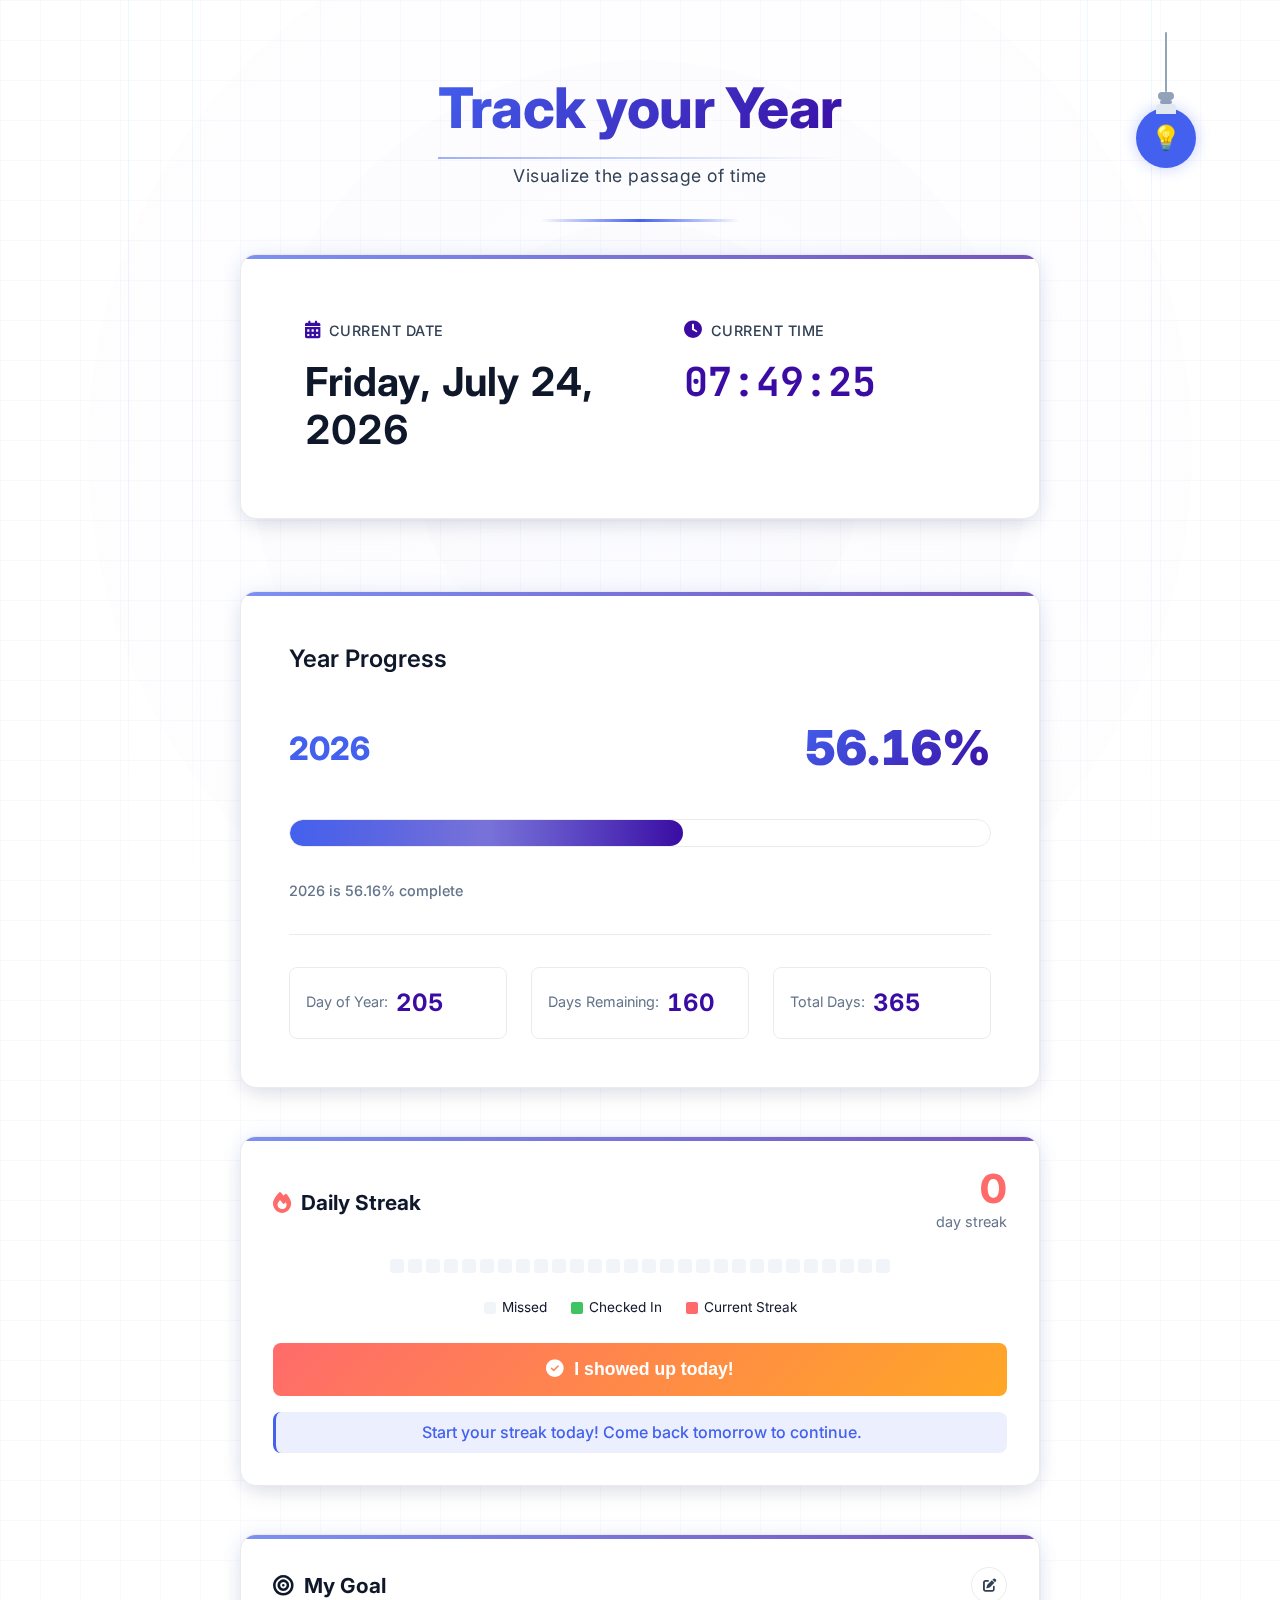
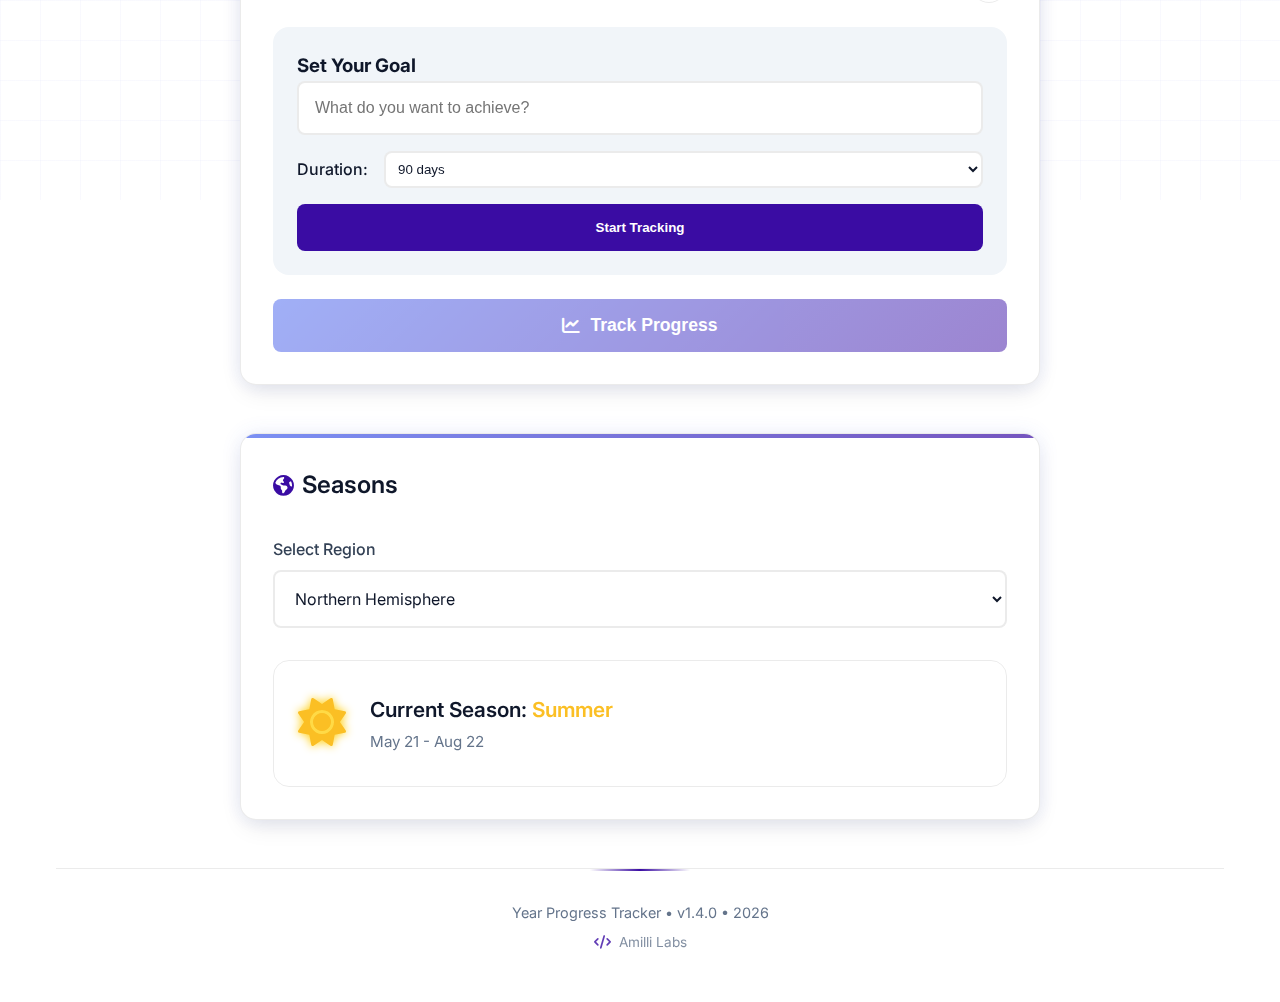
<file: index.html>
<!doctype html>
<html lang="en">
  <head>
    <meta charset="UTF-8" />
    <meta name="viewport" content="width=device-width, initial-scale=1.0" />
    <meta
      name="description"
      content="Year Progress Tracker - Visualize how far into the year we are"
    />
    <title>Year Progress Tracker</title>
    <link rel="stylesheet" href="Assets/styles/styles.css" />
    <link rel="preconnect" href="https://fonts.googleapis.com" />
    <link rel="preconnect" href="https://fonts.gstatic.com" crossorigin />
    <link
      href="https://fonts.googleapis.com/css2?family=Inter:wght@300;400;500;600;700&display=swap"
      rel="stylesheet"
    />
    <link
      rel="stylesheet"
      href="https://cdnjs.cloudflare.com/ajax/libs/font-awesome/6.4.0/css/all.min.css"
    />
    <!-- PWA Configuration -->
    <meta name="theme-color" content="#0f172a" />
    <link rel="manifest" href="/manifest.json" />
    <meta name="apple-mobile-web-app-capable" content="yes" />
    <meta
      name="apple-mobile-web-app-status-bar-style"
      content="black-translucent"
    />

    <!-- Favicon -->
    <link
      rel="icon"
      href="data:image/svg+xml,<svg xmlns=%22http://www.w3.org/2000/svg%22 viewBox=%220 0 100 100%22><text y=%22.9em%22 font-size=%2290%22>📅</text></svg>"
    />
    <!-- Monospace Font for Time Display -->
    <link
      href="https://fonts.googleapis.com/css2?family=JetBrains+Mono:wght@400;700&display=swap"
      rel="stylesheet"
    />
  </head>
  <body>
    <div class="container">
      <!-- Theme Toggle with Pull Chain Light Bulb --><!-- Sophisticated Background Layers -->
      <div class="grid-layer"></div>
      <div class="time-pulse"></div>
      <div class="data-streams"></div>
      <div class="particles"></div>
      <div class="theme-toggle-container">
        <div class="pull-chain" title="Toggle theme"></div>
        <div class="light-bulb" title="Toggle theme"></div>

        <div class="toggle-switch">
          <span>Dark</span>
          <label>
            <input type="checkbox" id="themeToggle" />
            <span class="toggle-slider"></span>
          </label>
          <span>Light</span>
        </div>
      </div>
      <header class="header">
        <h1 class="app-title">Track your Year</h1>
        <p class="app-subtitle">Visualize the passage of time</p>
      </header>

      <main class="main-content">
        <section class="datetime-section">
          <div class="date-container">
            <div class="label">
              <i class="fas fa-calendar-alt icon"></i>
              <span>Current Date</span>
            </div>
            <div id="dateDisplay" class="value date-display">Loading...</div>
          </div>

          <div class="time-container">
            <div class="label">
              <i class="fas fa-clock icon"></i>
              <span>Current Time</span>
            </div>
            <div id="timeDisplay" class="value time-display">00:00:00</div>
          </div>
        </section>

        <section class="progress-section">
          <h2 class="section-title">Year Progress</h2>

          <div class="progress-info">
            <div class="year-label" id="yearLabel">2026</div>
            <div class="percentage-display" id="percentageDisplay">0%</div>
          </div>

          <div class="progress-container">
            <div class="progress-background">
              <div class="progress-bar" id="progressBar"></div>
            </div>
          </div>

          <div class="progress-text" id="progressText">
            2026 is <span id="percentText">0%</span> complete
          </div>

          <div class="progress-details">
            <div class="detail-item">
              <span class="detail-label">Day of Year:</span>
              <span class="detail-value" id="dayOfYear">-</span>
            </div>
            <div class="detail-item">
              <span class="detail-label">Days Remaining:</span>
              <span class="detail-value" id="daysRemaining">-</span>
            </div>
            <div class="detail-item">
              <span class="detail-label">Total Days:</span>
              <span class="detail-value" id="totalDays">-</span>
            </div>
          </div>
        </section>
        <!-- Daily Streak Card -->
        <section class="streak-card">
          <div class="card-header">
            <h2 class="card-title">
              <i class="fas fa-fire"></i>
              Daily Streak
            </h2>
            <div class="streak-display">
              <span class="streak-count" id="streakCount">0</span>
              <span class="streak-label">day streak</span>
            </div>
          </div>

          <!-- GitHub-style contribution squares -->
          <div class="streak-grid">
            <div class="week" id="week1"></div>
            <div class="week" id="week2"></div>
            <div class="week" id="week3"></div>
            <div class="week" id="week4"></div>
          </div>

          <!-- Legend -->
          <div class="streak-legend">
            <div class="legend-item">
              <div class="legend-box no-checkin"></div>
              <span>Missed</span>
            </div>
            <div class="legend-item">
              <div class="legend-box checked-in"></div>
              <span>Checked In</span>
            </div>
            <div class="legend-item">
              <div class="legend-box current-streak"></div>
              <span>Current Streak</span>
            </div>
          </div>

          <!-- Action Button -->
          <button class="streak-button" id="checkInButton">
            <i class="fas fa-check-circle"></i>
            I showed up today!
          </button>

          <div class="streak-message" id="streakMessage"></div>
        </section>
        <!-- Goal/Habit Card -->
        <section class="goal-card">
          <div class="card-header">
            <h2 class="card-title">
              <i class="fas fa-bullseye"></i>
              My Goal
            </h2>
            <button class="edit-goal" id="editGoalButton">
              <i class="fas fa-edit"></i>
            </button>
          </div>

          <!-- Goal Display -->
          <div class="goal-display" id="goalDisplay">
            <div class="goal-title" id="goalTitle">No goal set</div>
            <div class="goal-progress">
              <div class="progress-bar">
                <div
                  class="progress-fill"
                  id="goalProgressFill"
                  style="width: 0%"
                ></div>
              </div>
              <div class="progress-text">
                <span id="progressDays">0</span> /
                <span id="totalDays">0</span> days (<span id="progressPercent"
                  >0%</span
                >)
              </div>
            </div>

            <div class="goal-details">
              <div class="detail-item">
                <i class="fas fa-calendar-check"></i>
                <span>Started: <span id="startDate">-</span></span>
              </div>
              <div class="detail-item">
                <i class="fas fa-hourglass-half"></i>
                <span>Remaining: <span id="daysRemaining">-</span> days</span>
              </div>
              <div class="detail-item">
                <i class="fas fa-tachometer-alt"></i>
                <span>Pace: <span id="completionDate">-</span></span>
              </div>
            </div>
          </div>

          <!-- Goal Setup (hidden by default) -->
          <div class="goal-setup" id="goalSetup" style="display: none">
            <h3>Set Your Goal</h3>
            <div class="setup-form">
              <input
                type="text"
                id="goalInput"
                placeholder="What do you want to achieve?"
                maxlength="50"
              />
              <div class="duration-selector">
                <label>Duration:</label>
                <select id="goalDuration">
                  <option value="30">30 days</option>
                  <option value="90" selected>90 days</option>
                  <option value="180">180 days</option>
                  <option value="365">1 year</option>
                  <option value="custom">Custom</option>
                </select>
              </div>
              <div
                class="custom-duration"
                id="customDuration"
                style="display: none"
              >
                <input
                  type="number"
                  id="customDays"
                  placeholder="Number of days"
                  min="7"
                  max="730"
                />
              </div>
              <button class="save-goal" id="saveGoalButton">
                Start Tracking
              </button>
            </div>
          </div>

          <!-- Action Button -->
          <button class="goal-action-button" id="progressButton" disabled>
            <i class="fas fa-chart-line"></i>
            Track Progress
          </button>

          <div class="motivational-message" id="motivationalMessage"></div>
        </section>
        <!--Seasons-->
        <section class="season-section">
          <h2 class="section-title">
            <i class="fas fa-globe-americas icon"></i>
            Seasons
          </h2>

          <div class="season-controls">
            <div class="dropdown-container">
              <label for="seasonDropdown" class="dropdown-label">
                Select Region
              </label>
              <select id="seasonDropdown" class="season-dropdown">
                <option value="northern">Northern Hemisphere</option>
                <option value="southern">Southern Hemisphere</option>
              </select>
            </div>

            <div class="current-season" id="currentSeason">
              <div class="season-icon">
                <i class="fas fa-sun"></i>
              </div>
              <div class="season-info">
                <div class="season-name">
                  Current Season: <span id="seasonName">Summer</span>
                </div>
                <div class="season-dates" id="seasonDates">Dec 21 - Mar 19</div>
              </div>
            </div>
          </div>
        </section>
      </main>
      <!--Footer-->
      <footer class="footer">
        <p class="footer-text">
          Year Progress Tracker •
          <span id="versionInfo">v1.0.0</span> •
          <span id="currentYear">2026</span>
        </p>
        <p class="footer-note">
          <i class="fas fa-code"></i>
          Amilli Labs
        </p>
      </footer>
    </div>

    <script src="Assets/scripts/scripts.js"></script>
  </body>
</html>
</file>
<file: Assets/styles/styles.css>
/* CSS Reset & Base Styles */
* {
  margin: 0;
  padding: 0;
  box-sizing: border-box;
}

:root {
  /* Light Theme (Default) - Futuristic Professional */
  --bg-primary: #0a0e17;
  --bg-secondary: #13182d;
  --bg-card: #1a1f37;
  --bg-gradient: linear-gradient(135deg, #0a0e17 0%, #13182d 50%, #1a1f37 100%);

  /* Futuristic Grid */
  --grid-color: rgba(67, 97, 238, 0.07);
  --grid-size: 40px;

  /* Time-based Ambient Colors */
  --time-pulse-color: rgba(76, 201, 240, 0.1);

  /* Data Stream Colors */
  --stream-color: linear-gradient(
    to bottom,
    transparent,
    rgba(76, 201, 240, 0.15),
    rgba(67, 97, 238, 0.2),
    rgba(76, 201, 240, 0.15),
    transparent
  );

  --text-primary: #e2e8f0;
  --text-secondary: #94a3b8;
  --text-muted: #64748b;
  --border-color: rgba(255, 255, 255, 0.08);

  /* Accent Colors - Futuristic Neon */
  --primary-color: #4361ee;
  --primary-glow: 0 0 20px rgba(67, 97, 238, 0.3);
  --secondary-color: #3a0ca3;
  --accent-color: #4cc9f0;
  --accent-glow: 0 0 15px rgba(76, 201, 240, 0.3);
  --success-color: #00ff88;
  --warning-color: #ffcc00;
  --danger-color: #ff4757;

  /* Theme Toggle */
  --toggle-bg: #2d3748;
  --toggle-handle: #4cc9f0;
  --chain-color: #94a3b8;
  --bulb-on: #ffcc00;
  --bulb-off: #64748b;
  --bulb-glow: 0 0 20px rgba(255, 204, 0, 0.4);

  /* Spacing */
  --spacing-xs: 0.25rem;
  --spacing-sm: 0.5rem;
  --spacing-md: 1rem;
  --spacing-lg: 1.5rem;
  --spacing-xl: 2rem;
  --spacing-2xl: 3rem;

  /* Borders & Shadows */
  --border-radius: 16px;
  --border-radius-sm: 8px;
  --border-radius-lg: 24px;
  --box-shadow: 0 10px 25px -5px rgba(0, 0, 0, 0.5);
  --box-shadow-lg: 0 20px 40px -10px rgba(0, 0, 0, 0.6);
  --card-glow: 0 0 30px rgba(67, 97, 238, 0.15);
  --neumorphic-shadow:
    inset 2px 2px 5px rgba(255, 255, 255, 0.05),
    inset -2px -2px 5px rgba(0, 0, 0, 0.5);

  /* Transitions */
  --transition-fast: 150ms cubic-bezier(0.4, 0, 0.2, 1);
  --transition-normal: 300ms cubic-bezier(0.4, 0, 0.2, 1);
  --transition-slow: 500ms cubic-bezier(0.4, 0, 0.2, 1);

  /* Particle Background */
  --particle-size: 1px;
  --particle-count: 50;
}

/* Light Theme Override */
[data-theme="light"] {
  --bg-primary: #f8fafc;
  --bg-secondary: #f1f5f9;
  --bg-card: #ffffff;
  --bg-gradient: linear-gradient(135deg, #f8fafc 0%, #e2e8f0 50%, #ffffff 100%);

  --grid-color: rgba(67, 97, 238, 0.03);
  --time-pulse-color: rgba(67, 97, 238, 0.05);
  --stream-color: linear-gradient(
    to bottom,
    transparent,
    rgba(67, 97, 238, 0.08),
    rgba(76, 201, 240, 0.1),
    rgba(67, 97, 238, 0.08),
    transparent
  );

  --text-primary: #0f172a;
  --text-secondary: #334155;
  --text-muted: #64748b;
  --border-color: rgba(0, 0, 0, 0.08);

  --primary-color: #4361ee;
  --primary-glow: 0 0 15px rgba(67, 97, 238, 0.2);
  --accent-color: #3a0ca3;
  --accent-glow: 0 0 10px rgba(76, 201, 240, 0.2);

  --toggle-bg: #e2e8f0;
  --toggle-handle: #4361ee;
  --chain-color: #94a3b8;
  --bulb-on: #4361ee;
  --bulb-off: #cbd5e1;
  --bulb-glow: 0 0 15px rgba(67, 97, 238, 0.3);

  --box-shadow: 0 10px 25px -5px rgba(0, 0, 0, 0.1);
  --box-shadow-lg: 0 20px 40px -10px rgba(0, 0, 0, 0.15);
  --card-glow: 0 0 20px rgba(67, 97, 238, 0.1);
  --neumorphic-shadow:
    inset 2px 2px 5px rgba(0, 0, 0, 0.05),
    inset -2px -2px 5px rgba(255, 255, 255, 0.8);
}

/* ============================================
   SOPHISTICATED BACKGROUND ANIMATIONS
   ============================================ */

/* Base Body with Multiple Background Layers */
body {
  font-family:
    "Inter",
    -apple-system,
    BlinkMacSystemFont,
    "Segoe UI",
    sans-serif;
  background: 
        /* Layer 1: Base gradient */
    var(--bg-gradient),
    /* Layer 2: Moving grid */ var(--grid-color),
    /* Layer 3: Time-based ambient pulse */
    radial-gradient(
        circle at 50% 50%,
        var(--time-pulse-color) 0%,
        transparent 50%
      ),
    /* Layer 4: Base color */ var(--bg-primary);

  color: var(--text-primary);
  line-height: 1.6;
  min-height: 100vh;
  position: relative;
  overflow-x: hidden;
  transition:
    background-color var(--transition-normal),
    color var(--transition-normal);
}

/* Layer 1: Animated Cyber Grid */
.grid-layer {
  position: fixed;
  top: 0;
  left: 0;
  width: 200%;
  height: 200%;
  background-image:
    linear-gradient(to right, var(--grid-color) 1px, transparent 1px),
    linear-gradient(to bottom, var(--grid-color) 1px, transparent 1px);
  background-size: var(--grid-size) var(--grid-size);
  animation: gridFlow 120s linear infinite;
  pointer-events: none;
  z-index: -3;
  opacity: 0.5;
}

@keyframes gridFlow {
  0% {
    transform: translate(0, 0) rotate(0deg);
  }
  100% {
    transform: translate(
        calc(var(--grid-size) * -1),
        calc(var(--grid-size) * -1)
      )
      rotate(0.1deg);
  }
}

/* Layer 2: Time-Synced Ambient Pulse */
.time-pulse {
  position: fixed;
  top: 50%;
  left: 50%;
  transform: translate(-50%, -50%);
  width: 100vmax;
  height: 100vmax;
  background: radial-gradient(
    circle at center,
    var(--time-pulse-color) 0%,
    transparent 70%
  );
  animation: pulseGlow 60s ease-in-out infinite;
  pointer-events: none;
  z-index: -2;
  opacity: 0.3;
}

@keyframes pulseGlow {
  0%,
  100% {
    opacity: 0.2;
    transform: translate(-50%, -50%) scale(1);
  }
  50% {
    opacity: 0.4;
    transform: translate(-50%, -50%) scale(1.02);
  }
}

/* Layer 3: Data Streams (Edge-based only) */
.data-streams {
  position: fixed;
  top: 0;
  left: 0;
  width: 100%;
  height: 100%;
  pointer-events: none;
  z-index: -1;
  overflow: hidden;
}

.data-stream {
  position: absolute;
  width: 1px;
  height: 200%;
  background: var(--stream-color);
  top: -100%;
  animation: dataFlow 20s linear infinite;
}

.data-stream.left-1 {
  left: 10%;
  animation-delay: 0s;
  animation-duration: 25s;
}
.data-stream.left-2 {
  left: 15%;
  animation-delay: 5s;
  animation-duration: 30s;
}
.data-stream.right-1 {
  right: 10%;
  animation-delay: 2s;
  animation-duration: 28s;
}
.data-stream.right-2 {
  right: 15%;
  animation-delay: 7s;
  animation-duration: 32s;
}

@keyframes dataFlow {
  0% {
    transform: translateY(0);
  }
  100% {
    transform: translateY(50%);
  }
}

/* Layer 4: Enhanced Particles */
.particles {
  position: fixed;
  top: 0;
  left: 0;
  width: 100%;
  height: 100%;
  pointer-events: none;
  z-index: -1;
}

.particle {
  position: absolute;
  border-radius: 50%;
  background: var(--accent-color);
  opacity: 0;
  animation: particleFloat 20s infinite linear;
}

@keyframes particleFloat {
  0% {
    transform: translateY(100vh) translateX(0) rotate(0deg);
    opacity: 0;
  }
  10% {
    opacity: 0.3;
  }
  90% {
    opacity: 0.3;
  }
  100% {
    transform: translateY(-100px)
      translateX(calc(100px * var(--particle-drift, 1))) rotate(360deg);
    opacity: 0;
  }
}

/* ============================================
   MAIN UI COMPONENTS
   ============================================ */

.container {
  max-width: 1200px;
  margin: 0 auto;
  padding: var(--spacing-md);
  min-height: 100vh;
  display: flex;
  flex-direction: column;
  position: relative;
}

/* Theme Toggle Container */
.theme-toggle-container {
  position: fixed;
  top: var(--spacing-xl);
  right: var(--spacing-xl);
  z-index: 1000;
  display: flex;
  flex-direction: column;
  align-items: center;
  gap: var(--spacing-sm);
}

/* Pull Chain Animation */
.pull-chain {
  position: relative;
  width: 2px;
  height: 60px;
  background: var(--chain-color);
  margin: 0 auto 8px;
  border-radius: 1px;
  cursor: pointer;
  transition: height var(--transition-normal);
}

.pull-chain::before {
  content: "";
  position: absolute;
  bottom: -8px;
  left: 50%;
  transform: translateX(-50%);
  width: 16px;
  height: 8px;
  background: var(--chain-color);
  border-radius: 4px;
  cursor: pointer;
}

.pull-chain::after {
  content: "";
  position: absolute;
  bottom: -12px;
  left: 50%;
  transform: translateX(-50%);
  width: 12px;
  height: 4px;
  background: var(--chain-color);
  border-radius: 2px;
}

.pull-chain.pulling {
  height: 40px;
  animation: pullChain 0.5s ease-out;
}

@keyframes pullChain {
  0%,
  100% {
    transform: translateX(0);
  }
  25% {
    transform: translateX(-5px);
  }
  75% {
    transform: translateX(5px);
  }
}

/* Light Bulb */
.light-bulb {
  width: 60px;
  height: 60px;
  background: var(--bulb-off);
  border-radius: 50%;
  position: relative;
  cursor: pointer;
  transition: all var(--transition-normal);
  box-shadow: 0 5px 15px rgba(0, 0, 0, 0.3);
  display: flex;
  align-items: center;
  justify-content: center;
}

.light-bulb.on {
  background: var(--bulb-on);
  box-shadow: var(--bulb-glow);
}

.light-bulb::before {
  content: "";
  position: absolute;
  top: -4px;
  left: 50%;
  transform: translateX(-50%);
  width: 20px;
  height: 10px;
  background: var(--toggle-bg);
  border-radius: 4px 4px 0 0;
}

.light-bulb::after {
  content: "💡";
  font-size: 1.5rem;
  opacity: 0.8;
  transition: opacity var(--transition-normal);
}

.light-bulb.on::after {
  content: "💡";
  opacity: 1;
}

/* Toggle Switch */
.toggle-switch {
  display: flex;
  align-items: center;
  gap: var(--spacing-sm);
  background: var(--toggle-bg);
  padding: var(--spacing-sm) var(--spacing-md);
  border-radius: var(--border-radius-lg);
  box-shadow: var(--box-shadow);
  margin-top: var(--spacing-md);
  opacity: 0;
  transform: translateY(-10px);
  transition: all var(--transition-normal);
  backdrop-filter: blur(10px);
  border: 1px solid var(--border-color);
}

.toggle-switch.visible {
  opacity: 1;
  transform: translateY(0);
}

.toggle-switch span {
  font-size: 0.85rem;
  font-weight: 500;
  color: var(--text-secondary);
  white-space: nowrap;
}

.toggle-switch label {
  position: relative;
  display: inline-block;
  width: 52px;
  height: 26px;
}

.toggle-switch input {
  opacity: 0;
  width: 0;
  height: 0;
}

.toggle-slider {
  position: absolute;
  cursor: pointer;
  top: 0;
  left: 0;
  right: 0;
  bottom: 0;
  background: var(--bg-secondary);
  border-radius: 34px;
  transition: var(--transition-normal);
  border: 2px solid var(--border-color);
}

.toggle-slider:before {
  position: absolute;
  content: "";
  height: 18px;
  width: 18px;
  left: 2px;
  bottom: 2px;
  background: var(--toggle-handle);
  border-radius: 50%;
  transition: var(--transition-normal);
  box-shadow: 0 2px 5px rgba(0, 0, 0, 0.2);
}

.toggle-switch input:checked + .toggle-slider {
  background: var(--accent-color);
}

.toggle-switch input:checked + .toggle-slider:before {
  transform: translateX(26px);
}

/* Header Styles */
.header {
  text-align: center;
  padding: var(--spacing-2xl) var(--spacing-md) var(--spacing-xl);
  margin-bottom: var(--spacing-xl);
  position: relative;
}

.header::after {
  content: "";
  position: absolute;
  bottom: 0;
  left: 50%;
  transform: translateX(-50%);
  width: 200px;
  height: 3px;
  background: linear-gradient(
    90deg,
    transparent,
    var(--primary-color),
    transparent
  );
  border-radius: 3px;
}

.app-title {
  font-size: clamp(2.5rem, 5vw, 3.5rem);
  font-weight: 800;
  background: linear-gradient(
    135deg,
    var(--primary-color),
    var(--accent-color)
  );
  -webkit-background-clip: text;
  -webkit-text-fill-color: transparent;
  background-clip: text;
  margin-bottom: var(--spacing-sm);
  letter-spacing: -0.5px;
  position: relative;
  display: inline-block;
}

.app-title::after {
  content: "";
  position: absolute;
  bottom: -5px;
  left: 0;
  width: 100%;
  height: 2px;
  background: linear-gradient(90deg, var(--primary-color), transparent);
  opacity: 0.5;
}

.app-subtitle {
  font-size: 1.1rem;
  color: var(--text-secondary);
  font-weight: 400;
  letter-spacing: 0.5px;
}

/* Main Content */
.main-content {
  flex: 1;
  display: flex;
  flex-direction: column;
  gap: var(--spacing-2xl);
  max-width: 800px;
  margin: 0 auto;
  width: 100%;
}

/* Card Styles - Enhanced with subtle glow */
.datetime-section,
.progress-section,
.season-section,
.streak-card,
.goal-card {
  background: var(--bg-card);
  backdrop-filter: blur(20px);
  border-radius: var(--border-radius);
  border: 1px solid var(--border-color);
  box-shadow: var(--box-shadow), var(--card-glow);
  transition: all var(--transition-normal);
  position: relative;
  overflow: hidden;
}

.datetime-section::before,
.progress-section::before,
.season-section::before,
.streak-card::before,
.goal-card::before {
  content: "";
  position: absolute;
  top: 0;
  left: 0;
  right: 0;
  height: 4px;
  background: linear-gradient(90deg, var(--primary-color), var(--accent-color));
  opacity: 0.7;
}

.datetime-section:hover,
.progress-section:hover,
.season-section:hover,
.streak-card:hover,
.goal-card:hover {
  transform: translateY(-5px) scale(1.005);
  box-shadow:
    var(--box-shadow-lg),
    0 0 40px rgba(76, 201, 240, 0.2);
}

/* Date & Time Section */
.datetime-section {
  display: grid;
  grid-template-columns: repeat(auto-fit, minmax(300px, 1fr));
  gap: var(--spacing-lg);
  margin-bottom: var(--spacing-lg);
  padding: var(--spacing-xl);
}

.date-container,
.time-container {
  position: relative;
  padding: var(--spacing-xl);
  border-radius: var(--border-radius);
  background: var(--neumorphic-shadow);
}

.label {
  display: flex;
  align-items: center;
  gap: var(--spacing-sm);
  margin-bottom: var(--spacing-md);
  color: var(--text-secondary);
  font-size: 0.9rem;
  font-weight: 500;
  text-transform: uppercase;
  letter-spacing: 0.5px;
}

.icon {
  color: var(--accent-color);
  font-size: 1.1rem;
  filter: drop-shadow(0 0 3px var(--accent-glow));
}

.value {
  font-size: clamp(1.8rem, 4vw, 2.5rem);
  font-weight: 700;
  line-height: 1.2;
  font-feature-settings: "tnum";
}

.time-display {
  color: var(--accent-color);
  font-family: "JetBrains Mono", "Courier New", monospace;
  font-weight: 700;
  text-shadow: 0 0 10px var(--accent-glow);
}

/* Progress Section */
.progress-section {
  padding: var(--spacing-2xl);
}

.section-title {
  font-size: 1.5rem;
  font-weight: 600;
  margin-bottom: var(--spacing-xl);
  display: flex;
  align-items: center;
  gap: var(--spacing-sm);
}

.section-title .icon {
  font-size: 1.3rem;
}

.progress-info {
  display: flex;
  justify-content: space-between;
  align-items: center;
  margin-bottom: var(--spacing-lg);
}

.year-label {
  font-size: 2rem;
  font-weight: 800;
  color: var(--primary-color);
  text-shadow: 0 0 10px var(--primary-glow);
}

.percentage-display {
  font-size: 3rem;
  font-weight: 900;
  background: linear-gradient(
    135deg,
    var(--primary-color),
    var(--accent-color)
  );
  -webkit-background-clip: text;
  -webkit-text-fill-color: transparent;
  background-clip: text;
  font-feature-settings: "tnum";
}

.progress-container {
  margin: var(--spacing-xl) 0;
}

.progress-background {
  height: 28px;
  background: var(--neumorphic-shadow);
  border-radius: 14px;
  overflow: hidden;
  position: relative;
  border: 1px solid var(--border-color);
}

.progress-bar {
  height: 100%;
  width: 0%;
  background: linear-gradient(90deg, var(--primary-color), var(--accent-color));
  border-radius: 14px;
  transition: width 0.8s cubic-bezier(0.34, 1.56, 0.64, 1);
  position: relative;
  overflow: hidden;
  box-shadow: 0 0 20px var(--primary-glow);
}

.progress-bar::after {
  content: "";
  position: absolute;
  top: 0;
  left: 0;
  right: 0;
  bottom: 0;
  background: linear-gradient(
    90deg,
    transparent,
    rgba(255, 255, 255, 0.3),
    transparent
  );
  animation: shimmer 2s infinite;
}

@keyframes shimmer {
  0% {
    transform: translateX(-100%);
  }
  100% {
    transform: translateX(100%);
  }
}

.progress-text {
  text-align: center;
  font-size: 1.3rem;
  font-weight: 500;
  margin: var(--spacing-xl) 0;
  color: var(--text-secondary);
}

.progress-text span {
  font-weight: 700;
  color: var(--accent-color);
  text-shadow: 0 0 5px var(--accent-glow);
}

.progress-details {
  display: grid;
  grid-template-columns: repeat(auto-fit, minmax(200px, 1fr));
  gap: var(--spacing-lg);
  margin-top: var(--spacing-xl);
  padding-top: var(--spacing-xl);
  border-top: 1px solid var(--border-color);
}

.detail-item {
  text-align: center;
  padding: var(--spacing-md);
  background: var(--neumorphic-shadow);
  border-radius: var(--border-radius-sm);
  border: 1px solid var(--border-color);
}

.detail-label {
  display: block;
  font-size: 0.9rem;
  color: var(--text-muted);
  margin-bottom: var(--spacing-xs);
}

.detail-value {
  font-size: 1.5rem;
  font-weight: 700;
  color: var(--accent-color);
  font-feature-settings: "tnum";
}

/* Season Section */
.season-section {
  padding: var(--spacing-xl);
}

.season-controls {
  display: flex;
  flex-direction: column;
  gap: var(--spacing-xl);
}

.dropdown-container {
  display: flex;
  flex-direction: column;
  gap: var(--spacing-sm);
}

.dropdown-label {
  font-weight: 500;
  color: var(--text-secondary);
}

.season-dropdown {
  padding: var(--spacing-md);
  border: 2px solid var(--border-color);
  border-radius: var(--border-radius-sm);
  background: var(--bg-card);
  color: var(--text-primary);
  font-family: inherit;
  font-size: 1rem;
  cursor: pointer;
  transition: all var(--transition-fast);
  backdrop-filter: blur(10px);
}

.season-dropdown:focus {
  outline: none;
  border-color: var(--accent-color);
  box-shadow: 0 0 0 3px var(--accent-glow);
}

.current-season {
  display: flex;
  align-items: center;
  gap: var(--spacing-lg);
  padding: var(--spacing-lg);
  background: var(--neumorphic-shadow);
  border-radius: var(--border-radius);
  border: 1px solid var(--border-color);
}

.season-icon {
  font-size: 3rem;
  color: var(--warning-color);
  filter: drop-shadow(0 0 5px currentColor);
}

.season-info {
  flex: 1;
}

.season-name {
  font-size: 1.3rem;
  font-weight: 600;
  margin-bottom: var(--spacing-xs);
}

.season-name span {
  color: var(--accent-color);
}

.season-dates {
  color: var(--text-muted);
  font-size: 0.95rem;
}

/* Footer */
.footer {
  text-align: center;
  padding: var(--spacing-xl) var(--spacing-md);
  margin-top: var(--spacing-2xl);
  color: var(--text-muted);
  border-top: 1px solid var(--border-color);
  position: relative;
}

.footer::before {
  content: "";
  position: absolute;
  top: 0;
  left: 50%;
  transform: translateX(-50%);
  width: 100px;
  height: 2px;
  background: linear-gradient(
    90deg,
    transparent,
    var(--accent-color),
    transparent
  );
}

.footer-text {
  margin-bottom: var(--spacing-sm);
  font-size: 0.9rem;
}

.footer-note {
  font-size: 0.85rem;
  opacity: 0.8;
}

.footer-note .fa-code {
  color: var(--accent-color);
  margin-right: var(--spacing-xs);
  filter: drop-shadow(0 0 3px var(--accent-glow));
}

/* ============================================
   STREAK CARD ENHANCEMENTS
   ============================================ */
.streak-card {
  padding: var(--spacing-xl);
}

.card-header {
  display: flex;
  justify-content: space-between;
  align-items: center;
  margin-bottom: var(--spacing-lg);
}

.card-title {
  font-size: 1.3rem;
  display: flex;
  align-items: center;
  gap: 10px;
}

.card-title .fa-fire {
  color: #ff6b6b;
}

.streak-display {
  text-align: right;
}

.streak-count {
  font-size: 2.5rem;
  font-weight: 800;
  color: #ff6b6b;
  display: block;
  line-height: 1;
}

.streak-label {
  color: var(--text-muted);
  font-size: 0.9rem;
}

/* Enhanced Streak Grid */
.streak-grid {
  display: flex;
  gap: 4px;
  margin: var(--spacing-lg) 0;
  flex-wrap: wrap;
  justify-content: center;
}

.week {
  display: flex;
  gap: 4px;
}

.day-box {
  width: 14px;
  height: 14px;
  border-radius: 3px;
  background: var(--bg-secondary);
  transition: all 0.3s ease;
  position: relative;
  display: flex;
  align-items: center;
  justify-content: center;
  font-size: 8px;
}

.day-box:hover {
  transform: scale(1.3);
  z-index: 2;
}

/* Color levels with better contrast */
.day-box.level-0 {
  background: var(--bg-secondary);
}
.day-box.level-1 {
  background: #9be9a8;
}
.day-box.level-2 {
  background: #40c463;
}
.day-box.level-3 {
  background: #30a14e;
}
.day-box.level-4 {
  background: #216e39;
  color: white;
}

/* Current streak highlight */
.day-box.current-streak-day {
  box-shadow: 0 0 5px #ff6b6b;
  animation: pulseStreak 2s infinite;
}

@keyframes pulseStreak {
  0%,
  100% {
    opacity: 1;
  }
  50% {
    opacity: 0.8;
  }
}

/* Legend */
.streak-legend {
  display: flex;
  justify-content: center;
  gap: var(--spacing-lg);
  margin: var(--spacing-lg) 0;
  font-size: 0.85rem;
  flex-wrap: wrap;
}

.legend-item {
  display: flex;
  align-items: center;
  gap: 6px;
}

.legend-box {
  width: 12px;
  height: 12px;
  border-radius: 2px;
}

.legend-box.no-checkin {
  background: var(--bg-secondary);
}
.legend-box.checked-in {
  background: #40c463;
}
.legend-box.current-streak {
  background: #ff6b6b;
}

/* Buttons */
.streak-button {
  width: 100%;
  padding: var(--spacing-md);
  background: linear-gradient(135deg, #ff6b6b, #ffa726);
  color: white;
  border: none;
  border-radius: var(--border-radius-sm);
  font-size: 1.1rem;
  font-weight: 600;
  cursor: pointer;
  display: flex;
  align-items: center;
  justify-content: center;
  gap: 10px;
  transition: all 0.3s ease;
}

.streak-button:hover:not(:disabled) {
  transform: translateY(-2px);
  box-shadow: 0 5px 15px rgba(255, 107, 107, 0.3);
}

.streak-button:disabled {
  opacity: 0.6;
  cursor: not-allowed;
  transform: none !important;
}

.streak-button:active {
  transform: translateY(0);
}

/* Secondary check-in button */
.streak-button.secondary {
  background: linear-gradient(135deg, #4361ee, #3a0ca3) !important;
}

.streak-button.secondary:hover:not(:disabled) {
  box-shadow: 0 5px 15px rgba(67, 97, 238, 0.3);
}

/* Message System */
.streak-message {
  text-align: center;
  margin-top: var(--spacing-md);
  padding: var(--spacing-sm);
  border-radius: var(--border-radius-sm);
  font-weight: 500;
  display: none;
  transition: all 0.3s ease;
}

.streak-message.show {
  display: block;
  animation: fadeInUp 0.5s ease;
}

.streak-message.success {
  background: rgba(64, 196, 99, 0.1);
  color: #40c463;
  border-left: 3px solid #40c463;
}

.streak-message.info {
  background: rgba(67, 97, 238, 0.1);
  color: #4361ee;
  border-left: 3px solid #4361ee;
}

.streak-message.error {
  background: rgba(255, 107, 107, 0.1);
  color: #ff6b6b;
  border-left: 3px solid #ff6b6b;
}

/* ============================================
   GOAL CARD ENHANCEMENTS
   ============================================ */
.goal-card {
  padding: var(--spacing-xl);
}

.edit-goal {
  background: none;
  border: 1px solid var(--border-color);
  color: var(--text-secondary);
  width: 36px;
  height: 36px;
  border-radius: 50%;
  cursor: pointer;
  display: flex;
  align-items: center;
  justify-content: center;
  transition: all 0.3s ease;
}

.edit-goal:hover {
  background: var(--accent-color);
  color: white;
  border-color: var(--accent-color);
}

/* Goal Display */
.goal-title {
  font-size: 1.4rem;
  font-weight: 600;
  margin-bottom: var(--spacing-md);
  color: var(--text-primary);
}

.goal-progress {
  margin: var(--spacing-lg) 0;
}

.goal-progress .progress-bar {
  height: 12px;
  border-radius: 6px;
  background: var(--bg-secondary);
  overflow: hidden;
}

.progress-fill {
  height: 100%;
  background: linear-gradient(90deg, #4361ee, #4cc9f0);
  border-radius: 6px;
  transition: width 0.8s cubic-bezier(0.34, 1.56, 0.64, 1);
  position: relative;
  overflow: hidden;
}

/* Celebration animation for progress fill */
.progress-fill.celebrating {
  animation: progressCelebrate 1s ease;
}

@keyframes progressCelebrate {
  0%,
  100% {
    transform: scaleX(1);
  }
  50% {
    transform: scaleX(1.05);
  }
}

.progress-text {
  display: flex;
  justify-content: space-between;
  font-size: 0.9rem;
  color: var(--text-muted);
  margin-top: 8px;
}

.goal-details {
  display: grid;
  grid-template-columns: repeat(auto-fit, minmax(150px, 1fr));
  gap: var(--spacing-md);
  margin-top: var(--spacing-lg);
  padding: var(--spacing-md);
  background: var(--bg-secondary);
  border-radius: var(--border-radius-sm);
}

.detail-item {
  display: flex;
  align-items: center;
  gap: 8px;
  font-size: 0.9rem;
}

.detail-item i {
  color: var(--accent-color);
}

/* Goal Setup */
.goal-setup {
  margin-top: var(--spacing-lg);
  padding: var(--spacing-lg);
  background: var(--bg-secondary);
  border-radius: var(--border-radius);
}

.setup-form {
  display: flex;
  flex-direction: column;
  gap: var(--spacing-md);
}

#goalInput {
  padding: var(--spacing-md);
  border: 2px solid var(--border-color);
  border-radius: var(--border-radius-sm);
  background: var(--bg-card);
  color: var(--text-primary);
  font-size: 1rem;
}

#goalInput:focus {
  outline: none;
  border-color: var(--accent-color);
  box-shadow: 0 0 0 3px var(--accent-glow);
}

/* Goal Description */
.goal-description {
  width: 100%;
  padding: var(--spacing-sm) var(--spacing-md);
  border: 2px solid var(--border-color);
  border-radius: var(--border-radius-sm);
  background: var(--bg-card);
  color: var(--text-primary);
  font-family: inherit;
  font-size: 0.95rem;
  resize: vertical;
  min-height: 60px;
  transition: all var(--transition-fast);
}

.goal-description:focus {
  outline: none;
  border-color: var(--accent-color);
  box-shadow: 0 0 0 3px var(--accent-glow);
}

.duration-selector {
  display: flex;
  align-items: center;
  gap: var(--spacing-md);
}

.duration-selector label {
  font-weight: 500;
}

#goalDuration {
  padding: var(--spacing-sm);
  border: 2px solid var(--border-color);
  border-radius: var(--border-radius-sm);
  background: var(--bg-card);
  color: var(--text-primary);
  flex: 1;
}

.save-goal {
  padding: var(--spacing-md);
  background: var(--accent-color);
  color: white;
  border: none;
  border-radius: var(--border-radius-sm);
  font-weight: 600;
  cursor: pointer;
  transition: all 0.3s ease;
}

.save-goal:hover {
  transform: translateY(-2px);
  box-shadow: 0 5px 15px rgba(76, 201, 240, 0.3);
}

/* Action Button */
.goal-action-button {
  width: 100%;
  padding: var(--spacing-md);
  background: linear-gradient(135deg, #4361ee, #3a0ca3);
  color: white;
  border: none;
  border-radius: var(--border-radius-sm);
  font-size: 1.1rem;
  font-weight: 600;
  cursor: pointer;
  display: flex;
  align-items: center;
  justify-content: center;
  gap: 10px;
  margin-top: var(--spacing-lg);
  transition: all 0.3s ease;
}

.goal-action-button:hover:not(:disabled) {
  transform: translateY(-2px);
  box-shadow: 0 5px 15px rgba(67, 97, 238, 0.3);
}

.goal-action-button:disabled {
  opacity: 0.5;
  cursor: not-allowed;
  transform: none !important;
}

/* Check-in pulse animation */
.check-in-pulse {
  animation: checkInPulse 0.5s ease !important;
}

@keyframes checkInPulse {
  0%,
  100% {
    transform: scale(1);
  }
  50% {
    transform: scale(1.05);
  }
}

/* Motivational Message */
.motivational-message {
  text-align: center;
  margin-top: var(--spacing-md);
  padding: var(--spacing-md);
  border-radius: var(--border-radius-sm);
  font-weight: 500;
  display: none;
  transition: all 0.3s ease;
}

.motivational-message.show {
  display: block;
  animation: fadeInUp 0.5s ease;
}

.motivational-message.info {
  background: rgba(67, 97, 238, 0.1);
  color: var(--accent-color);
  border-left: 3px solid var(--accent-color);
}

.motivational-message.error {
  background: rgba(255, 107, 107, 0.1);
  color: #ff6b6b;
  border-left: 3px solid #ff6b6b;
}

.motivational-message.milestone {
  background: linear-gradient(
    135deg,
    rgba(251, 191, 36, 0.1),
    rgba(245, 158, 11, 0.1)
  );
  color: #fbbf24;
  font-weight: 600;
  border-left: 3px solid #fbbf24;
}

.motivational-message.celebration {
  background: linear-gradient(
    135deg,
    rgba(67, 97, 238, 0.1),
    rgba(76, 201, 240, 0.1)
  );
  color: #4361ee;
  border-left: 3px solid #4361ee;
  animation: celebrationPulse 1s infinite;
}

@keyframes celebrationPulse {
  0%,
  100% {
    transform: scale(1);
  }
  50% {
    transform: scale(1.02);
  }
}

.motivational-message.motivation {
  background: linear-gradient(
    135deg,
    rgba(64, 196, 99, 0.1),
    rgba(48, 161, 78, 0.1)
  );
  color: #40c463;
  border-left: 3px solid #40c463;
}

/* ============================================
   ENGAGEMENT LAYER ANIMATIONS
   ============================================ */

@keyframes subtleBounce {
  0%,
  100% {
    transform: translateY(0);
  }
  50% {
    transform: translateY(-3px);
  }
}

@keyframes gentlePulse {
  0%,
  100% {
    opacity: 1;
  }
  50% {
    opacity: 0.8;
  }
}

/* Progress celebration */
.progress-celebrated {
  animation:
    subtleBounce 0.5s ease,
    gentlePulse 2s ease-in-out;
}

/* Daily achievement badge */
.achievement-badge {
  position: absolute;
  top: -10px;
  right: -10px;
  background: var(--accent-color);
  color: white;
  width: 24px;
  height: 24px;
  border-radius: 50%;
  display: flex;
  align-items: center;
  justify-content: center;
  font-size: 12px;
  animation: subtleBounce 0.5s ease;
}

/* Weekly progress highlight */
.week-complete {
  position: relative;
}

.week-complete::after {
  content: "✓";
  position: absolute;
  top: -8px;
  right: -8px;
  background: var(--success-color);
  color: white;
  width: 20px;
  height: 20px;
  border-radius: 50%;
  display: flex;
  align-items: center;
  justify-content: center;
  font-size: 12px;
  font-weight: bold;
}

/* Milestone animation */
.milestone-reached {
  animation: celebrationPulse 1s ease-in-out 3;
}

/* Confetti animation */
@keyframes confettiFall {
  0% {
    transform: translate(0, 0) rotate(0deg);
    opacity: 1;
  }
  100% {
    transform: translate(
        calc(var(--distance) * cos(var(--angle)) * 1px),
        calc(var(--distance) * sin(var(--angle)) * 1px)
      )
      rotate(360deg);
    opacity: 0;
  }
}

/* Common animations */
@keyframes fadeInUp {
  from {
    opacity: 0;
    transform: translateY(10px);
  }
  to {
    opacity: 1;
    transform: translateY(0);
  }
}

/* ============================================
   RESPONSIVE DESIGN
   ============================================ */

@media (max-width: 768px) {
  .container {
    padding: var(--spacing-sm);
  }

  .theme-toggle-container {
    top: var(--spacing-md);
    right: var(--spacing-md);
  }

  /* Reduce animation intensity on mobile */
  .grid-layer {
    animation-duration: 240s;
    opacity: 0.3;
  }

  .data-stream {
    width: 0.5px;
    animation-duration: 40s;
  }

  .datetime-section {
    grid-template-columns: 1fr;
    gap: var(--spacing-md);
    padding: var(--spacing-lg);
  }

  .date-container,
  .time-container {
    padding: var(--spacing-lg);
  }

  .progress-section,
  .season-section,
  .streak-card,
  .goal-card {
    padding: var(--spacing-lg);
  }

  .progress-details {
    grid-template-columns: 1fr;
  }

  .current-season {
    flex-direction: column;
    text-align: center;
    gap: var(--spacing-md);
  }

  .year-label {
    font-size: 1.8rem;
  }

  .percentage-display {
    font-size: 2.5rem;
  }

  .value {
    font-size: 1.8rem;
  }

  .toggle-switch {
    padding: var(--spacing-xs) var(--spacing-sm);
  }

  .toggle-switch span {
    font-size: 0.75rem;
  }

  .streak-legend {
    gap: var(--spacing-md);
    font-size: 0.8rem;
  }

  .goal-details {
    grid-template-columns: 1fr;
    gap: var(--spacing-sm);
  }

  .duration-selector {
    flex-direction: column;
    align-items: flex-start;
    gap: var(--spacing-sm);
  }
}

@media (max-width: 480px) {
  .header {
    padding: var(--spacing-xl) var(--spacing-sm) var(--spacing-lg);
  }

  .progress-info {
    flex-direction: column;
    gap: var(--spacing-md);
    text-align: center;
  }

  .progress-text {
    font-size: 1.1rem;
  }

  .section-title {
    font-size: 1.3rem;
  }

  .light-bulb {
    width: 50px;
    height: 50px;
  }

  .pull-chain {
    height: 50px;
  }

  .streak-grid {
    gap: 3px;
  }

  .day-box {
    width: 12px;
    height: 12px;
  }

  .streak-button,
  .goal-action-button {
    font-size: 1rem;
    padding: var(--spacing-sm);
  }

  /* Further reduce animations on very small screens */
  .time-pulse {
    animation-duration: 120s;
    opacity: 0.2;
  }
}

/* ============================================
   ANIMATIONS & EFFECTS
   ============================================ */

.header,
.datetime-section,
.progress-section,
.season-section,
.streak-card,
.goal-card {
  animation: fadeIn 0.6s ease-out forwards;
}

.datetime-section {
  animation-delay: 0.1s;
}

.progress-section {
  animation-delay: 0.2s;
}

.streak-card {
  animation-delay: 0.3s;
}

.goal-card {
  animation-delay: 0.4s;
}

.season-section {
  animation-delay: 0.5s;
}

@keyframes fadeIn {
  from {
    opacity: 0;
    transform: translateY(20px);
  }
  to {
    opacity: 1;
    transform: translateY(0);
  }
}

@keyframes glowPulse {
  0%,
  100% {
    box-shadow: var(--bulb-glow);
  }
  50% {
    box-shadow:
      0 0 30px var(--bulb-on),
      0 0 40px var(--bulb-on);
  }
}

.light-bulb.on {
  animation: glowPulse 2s infinite;
}

/* Performance optimization */
@media (prefers-reduced-motion: reduce) {
  .grid-layer,
  .time-pulse,
  .data-stream,
  .particle,
  .light-bulb.on,
  .day-box.current-streak-day,
  .progress-fill.celebrating,
  .check-in-pulse,
  .milestone-reached {
    animation: none !important;
  }

  .datetime-section:hover,
  .progress-section:hover,
  .season-section:hover,
  .streak-card:hover,
  .goal-card:hover {
    transform: none;
  }
}

/* Print styles */
@media print {
  .theme-toggle-container,
  .grid-layer,
  .time-pulse,
  .data-streams,
  .particles {
    display: none !important;
  }

  body {
    background: white !important;
    color: black !important;
  }
}
/* ============================================
   FEEDBACK SYSTEM STYLES
   ============================================ */

/* Feedback Button Container */
.feedback-button-container {
  position: fixed;
  bottom: 30px;
  right: 30px;
  z-index: 999;
}

.feedback-button {
  background: linear-gradient(135deg, #4361ee, #3a0ca3);
  color: white;
  border: none;
  border-radius: 50px;
  padding: 12px 24px;
  font-size: 1rem;
  font-weight: 600;
  cursor: pointer;
  display: flex;
  align-items: center;
  gap: 10px;
  box-shadow:
    0 4px 20px rgba(67, 97, 238, 0.3),
    0 0 0 1px rgba(255, 255, 255, 0.1);
  transition: all 0.3s cubic-bezier(0.4, 0, 0.2, 1);
  backdrop-filter: blur(10px);
  border: 1px solid rgba(255, 255, 255, 0.1);
}

.feedback-button:hover {
  transform: translateY(-3px) scale(1.05);
  box-shadow:
    0 8px 30px rgba(67, 97, 238, 0.4),
    0 0 0 1px rgba(255, 255, 255, 0.2);
  background: linear-gradient(135deg, #4cc9f0, #4361ee);
}

.feedback-button:active {
  transform: translateY(-1px);
}

/* Feedback Modal */
.feedback-modal {
  display: none;
  position: fixed;
  top: 0;
  left: 0;
  width: 100%;
  height: 100%;
  background: rgba(0, 0, 0, 0.85);
  backdrop-filter: blur(5px);
  z-index: 1000;
  opacity: 0;
  transition: opacity 0.3s ease;
}

.feedback-modal.active {
  display: flex;
  opacity: 1;
  align-items: center;
  justify-content: center;
  animation: modalFadeIn 0.3s ease;
}

@keyframes modalFadeIn {
  from {
    opacity: 0;
    transform: scale(0.95);
  }
  to {
    opacity: 1;
    transform: scale(1);
  }
}

.feedback-modal-content {
  background: var(--bg-card);
  border-radius: var(--border-radius-lg);
  width: 90%;
  max-width: 500px;
  max-height: 90vh;
  overflow-y: auto;
  position: relative;
  border: 1px solid var(--border-color);
  box-shadow:
    var(--box-shadow-lg),
    0 0 50px rgba(76, 201, 240, 0.2);
  animation: slideUp 0.4s cubic-bezier(0.34, 1.56, 0.64, 1);
}

@keyframes slideUp {
  from {
    transform: translateY(30px);
    opacity: 0;
  }
  to {
    transform: translateY(0);
    opacity: 1;
  }
}

/* Modal Header */
.feedback-header {
  padding: var(--spacing-xl);
  border-bottom: 1px solid var(--border-color);
  background: linear-gradient(135deg, rgba(67, 97, 238, 0.1), transparent);
}

.feedback-header h2 {
  font-size: 1.5rem;
  margin-bottom: var(--spacing-xs);
  display: flex;
  align-items: center;
  gap: 10px;
  color: var(--text-primary);
}

.feedback-header h2 i {
  color: var(--accent-color);
}

.feedback-subtitle {
  color: var(--text-secondary);
  font-size: 0.95rem;
  line-height: 1.5;
}

/* Close Button */
.close-modal {
  position: absolute;
  top: 20px;
  right: 20px;
  background: none;
  border: none;
  color: var(--text-muted);
  font-size: 2rem;
  width: 40px;
  height: 40px;
  display: flex;
  align-items: center;
  justify-content: center;
  cursor: pointer;
  border-radius: 50%;
  transition: all 0.2s ease;
  z-index: 10;
}

.close-modal:hover {
  color: var(--danger-color);
  background: rgba(255, 71, 87, 0.1);
  transform: rotate(90deg);
}

/* Form Styles */
.feedback-form {
  padding: var(--spacing-xl);
}

.form-group {
  margin-bottom: var(--spacing-lg);
}

.form-group label {
  display: block;
  margin-bottom: 8px;
  font-weight: 500;
  color: var(--text-primary);
  font-size: 0.95rem;
}

.form-group select,
.form-group input[type="text"],
.form-group input[type="email"],
.form-group textarea {
  width: 100%;
  padding: 12px 16px;
  border: 2px solid var(--border-color);
  border-radius: var(--border-radius-sm);
  background: var(--bg-primary);
  color: var(--text-primary);
  font-family: inherit;
  font-size: 1rem;
  transition: all 0.2s ease;
}

.form-group select:focus,
.form-group input[type="text"]:focus,
.form-group input[type="email"]:focus,
.form-group textarea:focus {
  outline: none;
  border-color: var(--accent-color);
  box-shadow: 0 0 0 3px var(--accent-glow);
}

.form-group textarea {
  resize: vertical;
  min-height: 100px;
}

/* Checkboxes */
.checkbox-label {
  display: flex;
  align-items: flex-start;
  gap: 10px;
  cursor: pointer;
  font-weight: normal;
  padding: 8px;
  border-radius: var(--border-radius-sm);
  transition: background 0.2s ease;
}

.checkbox-label:hover {
  background: rgba(76, 201, 240, 0.05);
}

.checkbox-label input[type="checkbox"] {
  margin-top: 3px;
  accent-color: var(--accent-color);
}

.checkbox-label span {
  flex: 1;
  color: var(--text-secondary);
  font-size: 0.95rem;
}

.data-note,
.email-note {
  display: block;
  margin-top: 4px;
  color: var(--text-muted);
  font-size: 0.85rem;
  font-style: italic;
}

/* Form Buttons */
.form-buttons {
  display: flex;
  gap: var(--spacing-md);
  margin-top: var(--spacing-xl);
}

.cancel-btn,
.submit-btn {
  flex: 1;
  padding: var(--spacing-md) var(--spacing-lg);
  border: none;
  border-radius: var(--border-radius-sm);
  font-size: 1rem;
  font-weight: 600;
  cursor: pointer;
  transition: all 0.3s ease;
  display: flex;
  align-items: center;
  justify-content: center;
  gap: 10px;
}

.cancel-btn {
  background: var(--bg-secondary);
  color: var(--text-secondary);
  border: 2px solid var(--border-color);
}

.cancel-btn:hover {
  background: var(--bg-primary);
  color: var(--text-primary);
  transform: translateY(-2px);
}

.submit-btn {
  background: linear-gradient(135deg, #4361ee, #3a0ca3);
  color: white;
  box-shadow: 0 4px 15px rgba(67, 97, 238, 0.3);
}

.submit-btn:hover:not(:disabled) {
  background: linear-gradient(135deg, #4cc9f0, #4361ee);
  transform: translateY(-2px);
  box-shadow: 0 6px 20px rgba(67, 97, 238, 0.4);
}

.submit-btn:disabled {
  opacity: 0.6;
  cursor: not-allowed;
  transform: none !important;
}

/* Form Note */
.form-note {
  text-align: center;
  margin-top: var(--spacing-xl);
  padding: var(--spacing-md);
  background: rgba(76, 201, 240, 0.05);
  border-radius: var(--border-radius-sm);
  color: var(--text-muted);
  font-size: 0.9rem;
  display: flex;
  align-items: center;
  justify-content: center;
  gap: 8px;
  border-left: 3px solid var(--accent-color);
}

.form-note i {
  color: var(--accent-color);
}

/* Success/Error States */
.feedback-success,
.feedback-error {
  padding: var(--spacing-xl);
  text-align: center;
  display: none;
}

.feedback-success.active,
.feedback-error.active {
  display: block;
  animation: fadeIn 0.5s ease;
}

.success-icon,
.error-icon {
  font-size: 3rem;
  margin-bottom: var(--spacing-md);
}

.success-icon {
  color: var(--success-color);
  animation: checkmarkPop 0.5s cubic-bezier(0.68, -0.55, 0.265, 1.55);
}

.error-icon {
  color: var(--danger-color);
}

@keyframes checkmarkPop {
  0% {
    transform: scale(0);
  }
  50% {
    transform: scale(1.2);
  }
  100% {
    transform: scale(1);
  }
}

/* Loading State */
.submit-btn.loading {
  position: relative;
  color: transparent;
}

.submit-btn.loading::after {
  content: "";
  position: absolute;
  width: 20px;
  height: 20px;
  border: 3px solid rgba(255, 255, 255, 0.3);
  border-top-color: white;
  border-radius: 50%;
  animation: spin 1s linear infinite;
}

@keyframes spin {
  to {
    transform: rotate(360deg);
  }
}

/* Responsive Design */
@media (max-width: 768px) {
  .feedback-button-container {
    bottom: 20px;
    right: 20px;
  }

  .feedback-button {
    padding: 10px 20px;
    font-size: 0.95rem;
  }

  .feedback-modal-content {
    width: 95%;
    margin: 10px;
  }

  .form-buttons {
    flex-direction: column;
  }
}

@media (max-width: 480px) {
  .feedback-button {
    padding: 10px 16px;
    font-size: 0.9rem;
  }

  .feedback-button span {
    display: none;
  }

  .feedback-button i {
    margin: 0;
  }

  .feedback-modal-content {
    border-radius: var(--border-radius);
  }

  .feedback-header,
  .feedback-form {
    padding: var(--spacing-lg);
  }
}
/* Feedback Prompt */
.feedback-prompt {
  margin: var(--spacing-md) 0;
  padding: var(--spacing-md);
  background: rgba(76, 201, 240, 0.05);
  border-radius: var(--border-radius-sm);
  border-left: 3px solid var(--accent-color);
}

.feedback-question {
  color: var(--text-secondary);
  font-size: 0.9rem;
  line-height: 1.5;
  display: flex;
  align-items: center;
  gap: 8px;
}

.feedback-question i {
  color: var(--accent-color);
}

.text-link {
  background: none;
  border: none;
  color: var(--accent-color);
  text-decoration: underline;
  cursor: pointer;
  font-weight: 600;
  padding: 0;
  margin-left: 4px;
  transition: color 0.2s ease;
}

.text-link:hover {
  color: var(--primary-color);
}
/* ============================================
   PREMIUM FEATURES STYLES
   ============================================ */

/* Premium Card */
.premium-features-card {
  background: var(--bg-card);
  border-radius: var(--border-radius);
  border: 1px solid var(--border-color);
  padding: var(--spacing-xl);
  margin-bottom: var(--spacing-lg);
  box-shadow: var(--box-shadow);
  position: relative;
  overflow: hidden;
}

.premium-features-card::before {
  content: "";
  position: absolute;
  top: 0;
  left: 0;
  right: 0;
  height: 4px;
  background: linear-gradient(90deg, #fbbf24, #f59e0b, #d97706);
  opacity: 0.8;
}

.card-header {
  display: flex;
  justify-content: space-between;
  align-items: center;
  margin-bottom: var(--spacing-lg);
}

.premium-icon {
  color: #fbbf24;
  filter: drop-shadow(0 0 5px #fbbf24);
}

.premium-badge {
  background: linear-gradient(135deg, #fbbf24, #d97706);
  color: white;
  padding: 4px 12px;
  border-radius: 20px;
  font-size: 0.8rem;
  font-weight: 600;
  letter-spacing: 0.5px;
  animation: badgePulse 2s infinite;
}

@keyframes badgePulse {
  0%, 100% { opacity: 0.9; }
  50% { opacity: 1; }
}

/* Premium Features List */
.premium-features-list {
  display: flex;
  flex-direction: column;
  gap: var(--spacing-md);
  margin-bottom: var(--spacing-xl);
}

.premium-feature {
  display: flex;
  align-items: center;
  gap: var(--spacing-md);
  padding: var(--spacing-md);
  background: var(--bg-secondary);
  border-radius: var(--border-radius-sm);
  border: 1px solid var(--border-color);
  transition: all 0.3s ease;
  cursor: pointer;
}

.premium-feature:hover {
  transform: translateX(5px);
  background: rgba(251, 191, 36, 0.05);
  border-color: rgba(251, 191, 36, 0.3);
}

.feature-icon {
  width: 40px;
  height: 40px;
  background: linear-gradient(135deg, #4361ee, #4cc9f0);
  border-radius: 10px;
  display: flex;
  align-items: center;
  justify-content: center;
  color: white;
  font-size: 1.2rem;
}

.feature-info {
  flex: 1;
}

.feature-info h3 {
  font-size: 1.1rem;
  font-weight: 600;
  margin-bottom: 4px;
  color: var(--text-primary);
}

.feature-info p {
  font-size: 0.9rem;
  color: var(--text-muted);
  line-height: 1.4;
}

/* Premium Lock Button */
.premium-lock {
  background: linear-gradient(135deg, #64748b, #475569);
  color: white;
  border: none;
  border-radius: var(--border-radius-sm);
  padding: 8px 16px;
  font-size: 0.9rem;
  font-weight: 600;
  cursor: pointer;
  display: flex;
  align-items: center;
  gap: 6px;
  transition: all 0.3s ease;
  min-width: 100px;
  justify-content: center;
}

.premium-lock:hover {
  background: linear-gradient(135deg, #475569, #334155);
  transform: scale(1.05);
}

.premium-lock:active {
  transform: scale(0.95);
}

/* Premium CTA */
.premium-cta {
  text-align: center;
  padding-top: var(--spacing-lg);
  border-top: 1px solid var(--border-color);
}

.premium-note {
  color: var(--text-secondary);
  font-size: 0.95rem;
  display: flex;
  align-items: center;
  justify-content: center;
  gap: 8px;
}

.premium-note i {
  color: #fbbf24;
}

/* Premium Indicator Pill */
.premium-indicator {
  position: fixed;
  top: var(--spacing-xl);
  left: var(--spacing-xl);
  z-index: 999;
}

.premium-pill {
  background: linear-gradient(135deg, #fbbf24, #d97706);
  color: white;
  border: none;
  border-radius: 50px;
  padding: 10px 20px;
  font-size: 0.95rem;
  font-weight: 600;
  cursor: pointer;
  display: flex;
  align-items: center;
  gap: 8px;
  box-shadow: 0 4px 15px rgba(251, 191, 36, 0.3);
  transition: all 0.3s ease;
  position: relative;
}

.premium-pill:hover {
  transform: translateY(-2px);
  box-shadow: 0 6px 20px rgba(251, 191, 36, 0.4);
}

.pill-badge {
  background: white;
  color: #d97706;
  padding: 2px 8px;
  border-radius: 10px;
  font-size: 0.7rem;
  font-weight: 700;
  margin-left: 4px;
  animation: badgePulse 2s infinite;
}

/* Premium Modal */
.premium-modal {
  display: none;
  position: fixed;
  top: 0;
  left: 0;
  width: 100%;
  height: 100%;
  background: rgba(0, 0, 0, 0.9);
  backdrop-filter: blur(10px);
  z-index: 1001;
  opacity: 0;
  transition: opacity 0.3s ease;
}

.premium-modal.active {
  display: flex;
  opacity: 1;
  align-items: center;
  justify-content: center;
  animation: modalFadeIn 0.3s ease;
}

.premium-modal-content {
  background: linear-gradient(135deg, #0f172a, #1e293b);
  border-radius: var(--border-radius-lg);
  width: 90%;
  max-width: 500px;
  max-height: 90vh;
  overflow-y: auto;
  position: relative;
  border: 1px solid rgba(251, 191, 36, 0.3);
  box-shadow: 
    0 20px 60px rgba(0, 0, 0, 0.7),
    0 0 0 1px rgba(251, 191, 36, 0.1),
    0 0 50px rgba(251, 191, 36, 0.2);
  animation: premiumSlideUp 0.4s cubic-bezier(0.34, 1.56, 0.64, 1);
}

@keyframes premiumSlideUp {
  from {
    transform: translateY(30px) scale(0.95);
    opacity: 0;
  }
  to {
    transform: translateY(0) scale(1);
    opacity: 1;
  }
}

/* Modal Header */
.premium-header {
  text-align: center;
  padding: var(--spacing-2xl) var(--spacing-xl) var(--spacing-xl);
  background: linear-gradient(135deg, rgba(251, 191, 36, 0.1), transparent);
}

.crown-icon {
  font-size: 3rem;
  color: #fbbf24;
  margin-bottom: var(--spacing-md);
  filter: drop-shadow(0 0 10px #fbbf24);
  animation: crownGlow 3s infinite;
}

@keyframes crownGlow {
  0%, 100% { filter: drop-shadow(0 0 10px #fbbf24); }
  50% { filter: drop-shadow(0 0 20px #fbbf24); }
}

.premium-header h2 {
  font-size: 2rem;
  margin-bottom: var(--spacing-sm);
  background: linear-gradient(135deg, #fbbf24, #f59e0b);
  -webkit-background-clip: text;
  -webkit-text-fill-color: transparent;
  background-clip: text;
}

.premium-subtitle {
  color: var(--text-secondary);
  font-size: 1rem;
}

/* Feature Highlight */
.premium-feature-highlight {
  padding: var(--spacing-xl);
  background: rgba(251, 191, 36, 0.05);
  margin: 0 var(--spacing-xl);
  border-radius: var(--border-radius);
  border-left: 4px solid #fbbf24;
}

.premium-feature-highlight h3 {
  color: #fbbf24;
  font-size: 1.3rem;
  margin-bottom: var(--spacing-sm);
}

/* Benefits List */
.premium-benefits {
  padding: var(--spacing-xl);
}

.premium-benefits h3 {
  font-size: 1.2rem;
  margin-bottom: var(--spacing-md);
  color: var(--text-primary);
}

.benefits-list {
  list-style: none;
  padding: 0;
}

.benefits-list li {
  display: flex;
  align-items: flex-start;
  gap: var(--spacing-sm);
  margin-bottom: var(--spacing-sm);
  color: var(--text-secondary);
}

.benefits-list li i {
  color: #fbbf24;
  margin-top: 2px;
}

.benefits-list li strong {
  color: var(--text-primary);
}

/* Waitlist Section */
.waitlist-section {
  padding: var(--spacing-xl);
  background: rgba(67, 97, 238, 0.05);
  border-radius: var(--border-radius);
  margin: var(--spacing-xl);
  text-align: center;
}

.waitlist-form {
  display: flex;
  gap: var(--spacing-sm);
  margin: var(--spacing-md) 0;
}

#waitlistEmail {
  flex: 1;
  padding: var(--spacing-md);
  border: 2px solid var(--border-color);
  border-radius: var(--border-radius-sm);
  background: var(--bg-card);
  color: var(--text-primary);
  opacity: 0.7;
  cursor: not-allowed;
}

.waitlist-btn {
  padding: var(--spacing-md) var(--spacing-lg);
  background: linear-gradient(135deg, #64748b, #475569);
  color: white;
  border: none;
  border-radius: var(--border-radius-sm);
  font-weight: 600;
  cursor: not-allowed;
  opacity: 0.7;
}

.waitlist-note {
  display: block;
  color: var(--text-muted);
  font-size: 0.85rem;
  margin-top: var(--spacing-sm);
}

/* Modal Buttons */
.modal-buttons {
  display: flex;
  gap: var(--spacing-md);
  padding: 0 var(--spacing-xl) var(--spacing-xl);
}

.remind-btn {
  flex: 1;
  padding: var(--spacing-md);
  background: linear-gradient(135deg, #fbbf24, #f59e0b);
  color: #0f172a;
  border: none;
  border-radius: var(--border-radius-sm);
  font-weight: 600;
  cursor: pointer;
  display: flex;
  align-items: center;
  justify-content: center;
  gap: 8px;
  transition: all 0.3s ease;
}

.remind-btn:hover {
  transform: translateY(-2px);
  box-shadow: 0 5px 15px rgba(251, 191, 36, 0.4);
}

/* Premium Footer */
.premium-footer {
  padding: var(--spacing-xl);
  border-top: 1px solid var(--border-color);
  text-align: center;
}

.price-note {
  color: var(--text-secondary);
  margin-bottom: var(--spacing-sm);
}

.price-note strong {
  color: var(--text-primary);
}

.free-forever {
  color: var(--text-muted);
  font-size: 0.9rem;
}

/* Responsive Design */
@media (max-width: 768px) {
  .premium-indicator {
    top: var(--spacing-md);
    left: var(--spacing-md);
  }
  
  .premium-pill span:not(.pill-badge) {
    display: none;
  }
  
  .premium-pill {
    padding: 10px 15px;
  }
  
  .premium-modal-content {
    width: 95%;
    margin: 10px;
  }
  
  .waitlist-form {
    flex-direction: column;
  }
  
  .modal-buttons {
    flex-direction: column;
  }
}
</file>
